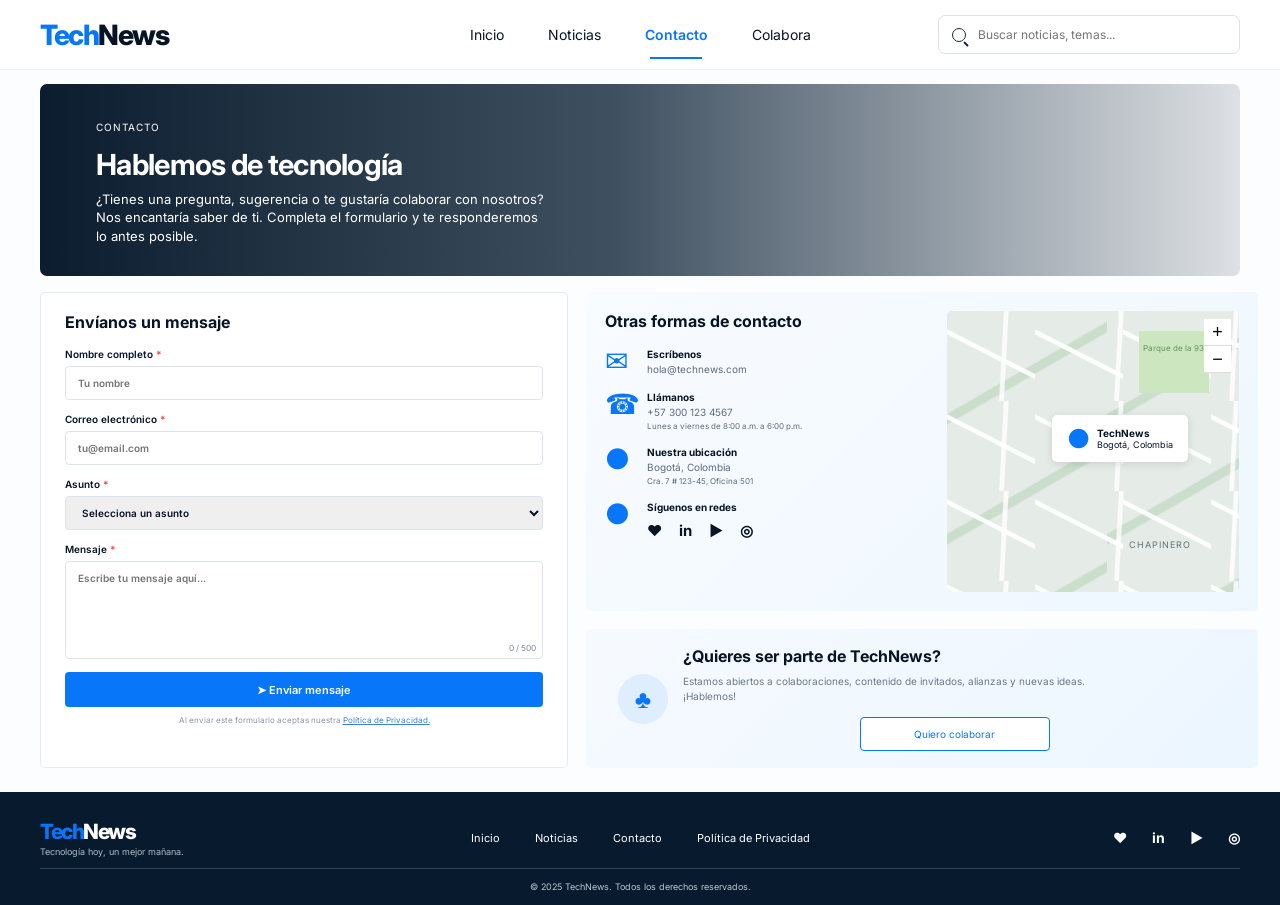
<file: pages/contacto.html>
<!doctype html>
<html lang="es">
<head>
  <meta charset="UTF-8" />
  <meta name="viewport" content="width=device-width, initial-scale=1.0" />
  <meta name="description" content="Contacta con el equipo de TechNews." />
  <title>TechNews | Contacto</title>
  <link rel="preconnect" href="https://fonts.googleapis.com">
  <link rel="preconnect" href="https://fonts.gstatic.com" crossorigin>
  <link href="https://fonts.googleapis.com/css2?family=Inter:wght@400;500;600;700;800&display=swap" rel="stylesheet">
  <link rel="stylesheet" href="../assets/css/styles.css" />
</head>
<body>
  <header class="site-header">
    <div class="header-inner container">
      <a class="logo" href="../index.html" aria-label="TechNews - Inicio"><span>Tech</span>News</a>
      <button class="menu-toggle" aria-expanded="false" aria-controls="main-nav" aria-label="Abrir menú">&#9776;</button>
      <nav id="main-nav" class="main-nav" aria-label="Navegación principal">
        <a href="../index.html">Inicio</a><a href="../index.html#noticias">Noticias</a><a class="active" href="contacto.html">Contacto</a><a href="contacto.html#colabora">Colabora</a>
      </nav>
      <label class="search"><span class="search-icon" aria-hidden="true"></span><input type="search" placeholder="Buscar noticias, temas..." aria-label="Buscar noticias" /></label>
    </div>
  </header>

  <main class="contact-main">
    <section class="contact-hero container" aria-labelledby="contact-title">
      <div><span>CONTACTO</span><h1 id="contact-title">Hablemos de tecnología</h1><p>¿Tienes una pregunta, sugerencia o te gustaría colaborar con nosotros?<br>Nos encantaría saber de ti. Completa el formulario y te responderemos<br>lo antes posible.</p></div>
    </section>

    <div class="contact-layout container">
      <section class="contact-form-card" aria-labelledby="form-title">
        <h2 id="form-title">Envíanos un mensaje</h2>
        <form id="contactForm">
          <label>Nombre completo <b>*</b><input name="name" type="text" required placeholder="Tu nombre" autocomplete="name"></label>
          <label>Correo electrónico <b>*</b><input name="email" type="email" required placeholder="tu@email.com" autocomplete="email"></label>
          <label>Asunto <b>*</b><select name="subject" required><option value="">Selecciona un asunto</option><option>Consulta general</option><option>Sugerencia</option><option>Colaboración</option><option>Publicidad</option><option>Soporte técnico</option></select></label>
          <label>Mensaje <b>*</b><span class="textarea-wrap"><textarea id="message" name="message" required maxlength="500" placeholder="Escribe tu mensaje aquí..."></textarea><small><span id="charCount">0</span> / 500</small></span></label>
          <button class="send-button" type="submit"><span>&#10148;</span> Enviar mensaje</button>
          <p class="privacy">Al enviar este formulario aceptas nuestra <a href="privacidad.html">Política de Privacidad.</a></p>
          <p id="contactStatus" class="contact-status" role="status"></p>
        </form>
      </section>

      <div class="contact-right">
        <section class="contact-info-card" aria-labelledby="info-title">
          <div class="contact-details">
            <h2 id="info-title">Otras formas de contacto</h2>
            <div class="contact-item"><span>&#9993;</span><p><strong>Escríbenos</strong><a href="mailto:hola@technews.com">hola@technews.com</a></p></div>
            <div class="contact-item"><span>&#9742;</span><p><strong>Llámanos</strong><a href="tel:+573001234567">+57 300 123 4567</a><small>Lunes a viernes de 8:00 a.m. a 6:00 p.m.</small></p></div>
            <div class="contact-item"><span>&#9679;</span><p><strong>Nuestra ubicación</strong>Bogotá, Colombia<small>Cra. 7 # 123-45, Oficina 501</small></p></div>
            <div class="contact-item"><span>&#9679;</span><p><strong>Síguenos en redes</strong><span class="contact-socials"><a href="#">&#9829;</a><a href="#">in</a><a href="#">&#9654;</a><a href="#">◎</a></span></p></div>
          </div>
          <div class="map" role="img" aria-label="Mapa de la ubicación de TechNews en Bogotá">
            <div class="map-roads"></div><div class="map-zoom"><button aria-label="Acercar">+</button><button aria-label="Alejar">−</button></div>
            <div class="map-marker"><span>&#9679;</span><p><strong>TechNews</strong>Bogotá, Colombia</p></div><span class="map-area">CHAPINERO</span>
          </div>
        </section>
        <section class="collaboration-card">
          <span class="people-icon">&#9827;</span><div><h2>¿Quieres ser parte de TechNews?</h2><p>Estamos abiertos a colaboraciones, contenido de invitados, alianzas y nuevas ideas.<br>¡Hablemos!</p><button id="collaborateButton">Quiero colaborar</button></div>
        </section>
      </div>
    </div>
  </main>

  <!-- Modal "Colabora con nosotros": se abre con "Quiero colaborar" o con contacto.html#colabora -->
  <dialog id="collabModal" class="collab-modal" aria-labelledby="collab-title">
    <button class="collab-close" type="button" aria-label="Cerrar">&times;</button>
    <div class="collab-grid">
      <section class="collab-form-side">
        <span class="collab-kicker">COLABORA CON TECHNEWS</span>
        <h2 id="collab-title">¡Nos encantaría <br>trabajar contigo!</h2>
        <p class="collab-intro">Si te apasiona la tecnología y te gustaría escribir, compartir ideas o colaborar en nuestros proyectos, cuéntanos un poco sobre ti.</p>
        <form id="collabForm" novalidate>
          <label>Nombre completo <b>*</b><input name="name" type="text" placeholder="Tu nombre" autocomplete="name"><small class="field-error"></small></label>
          <label>Correo electrónico <b>*</b><input name="email" type="email" placeholder="tu@email.com" autocomplete="email"><small class="field-error"></small></label>
          <label>Tipo de colaboración <b>*</b><select name="type"><option value="">Selecciona una opción</option><option>Artículos y contenido</option><option>Entrevistas</option><option>Alianzas y proyectos</option><option>Otras ideas</option></select><small class="field-error"></small></label>
          <label>Cuéntanos más sobre tu propuesta <b>*</b><span class="textarea-wrap"><textarea name="proposal" maxlength="500" placeholder="Escribe tu mensaje aquí..."></textarea><small><span id="collabCount">0</span> / 500</small></span><small class="field-error"></small></label>
          <button class="collab-submit" type="submit"><span aria-hidden="true">&#10148;</span> Enviar propuesta</button>
          <p id="collabStatus" class="collab-status" role="status"></p>
        </form>
      </section>

      <aside class="collab-info-side">
        <svg class="collab-illustration" viewBox="0 0 240 150" aria-hidden="true">
          <circle cx="175" cy="45" r="30" fill="#e8f2ff"/><circle cx="60" cy="95" r="40" fill="#eef5fd"/>
          <rect x="18" y="8" width="62" height="48" rx="6" fill="#0876f9"/><path d="M36 56l-6 12 16-12z" fill="#0876f9"/>
          <circle cx="49" cy="28" r="10" fill="#fff"/><rect x="45" y="38" width="8" height="6" rx="1" fill="#fff"/>
          <path d="M218 140c-4-30 2-55 10-70M222 110c-12-8-16-20-14-30M224 95c8-6 12-16 10-26" stroke="#6f9fe8" stroke-width="4" fill="none" stroke-linecap="round"/>
          <path d="M120 150c0-35 18-55 50-55s50 20 50 55z" fill="#0876f9"/>
          <circle cx="160" cy="60" r="20" fill="#f6c9a8"/><path d="M140 55c0-18 12-26 24-26s20 8 18 22c-6-8-18-8-26-4-6 3-12 6-16 8z" fill="#071426"/>
          <path d="M70 150l18-58h86l-18 58z" fill="#071426"/><circle cx="122" cy="120" r="4" fill="#4b5b70"/>
          <rect x="40" y="146" width="190" height="4" rx="2" fill="#071426"/>
          <rect x="178" y="124" width="16" height="22" rx="3" fill="#fff" stroke="#dce5ef" stroke-width="2"/>
        </svg>
        <h3>¿De qué formas puedes colaborar?</h3>
        <ul class="collab-ways">
          <li><span aria-hidden="true">&#128196;</span><p><strong>Artículos y contenido</strong>Comparte tu conocimiento sobre tecnología.</p></li>
          <li><span aria-hidden="true">&#128101;</span><p><strong>Entrevistas</strong>Propón expertos o participa en nuestras entrevistas.</p></li>
          <li><span aria-hidden="true">&#129309;</span><p><strong>Alianzas y proyectos</strong>Trabajemos juntos en iniciativas especiales.</p></li>
          <li><span aria-hidden="true">&#128172;</span><p><strong>Otras ideas</strong>¡Siempre estamos abiertos a nuevas propuestas!</p></li>
        </ul>
        <p class="collab-note"><span aria-hidden="true">&#9993;</span>Te responderemos en un plazo de 2 a 3 días hábiles. ¡Gracias por tu interés!</p>
      </aside>
    </div>
  </dialog>

  <footer>
    <div class="footer-inner container">
      <div><a class="logo footer-logo" href="../index.html"><span>Tech</span>News</a><p>Tecnología hoy, un mejor mañana.</p></div>
      <nav aria-label="Navegación del pie"><a href="../index.html">Inicio</a><a href="../index.html#noticias">Noticias</a><a href="contacto.html">Contacto</a><a href="privacidad.html">Política de Privacidad</a></nav>
      <div class="socials"><a href="#" aria-label="Twitter">&#9829;</a><a href="#" aria-label="LinkedIn">in</a><a href="#" aria-label="YouTube">&#9654;</a><a href="#" aria-label="Instagram">◎</a></div>
    </div>
    <p class="copyright container">© 2025 TechNews. Todos los derechos reservados.</p>
  </footer>
  <script src="../assets/js/contacto.js"></script>
  <script src="../assets/js/colabora.js"></script>
</body>
</html>
</file>
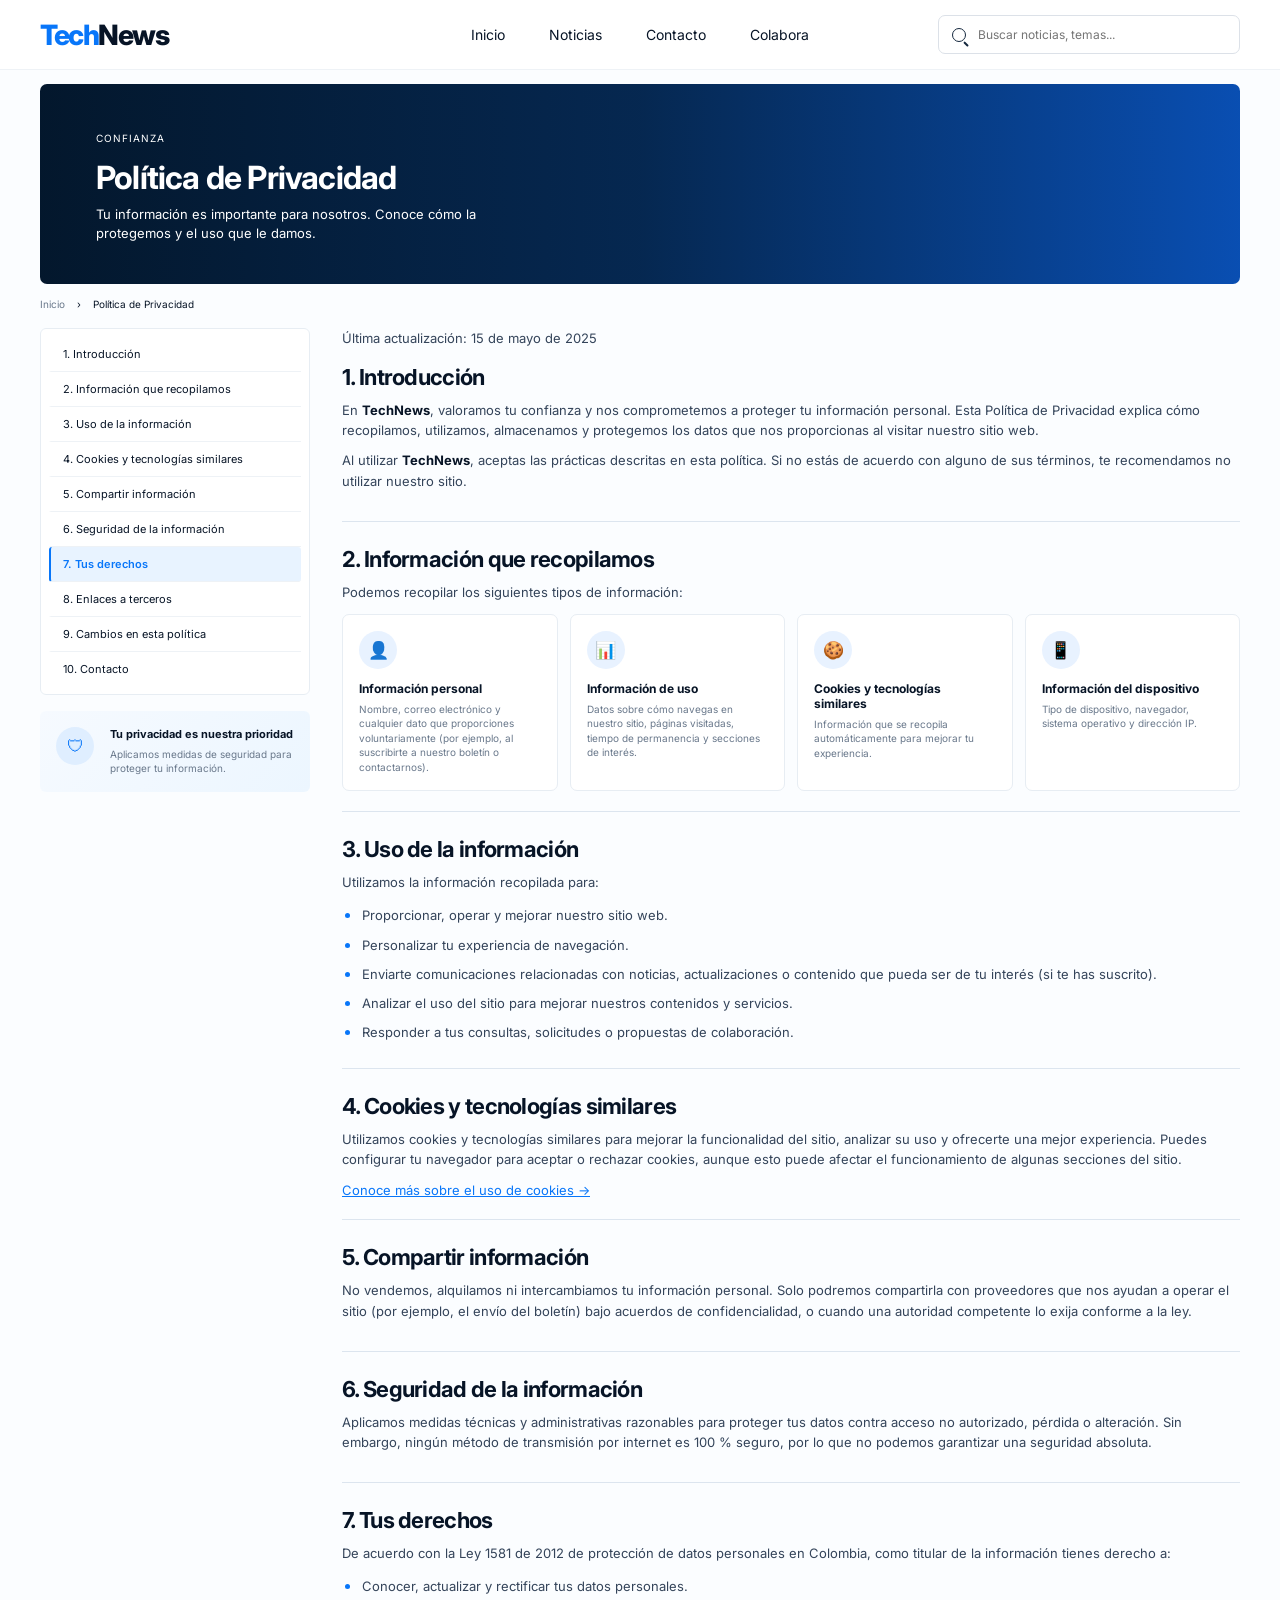
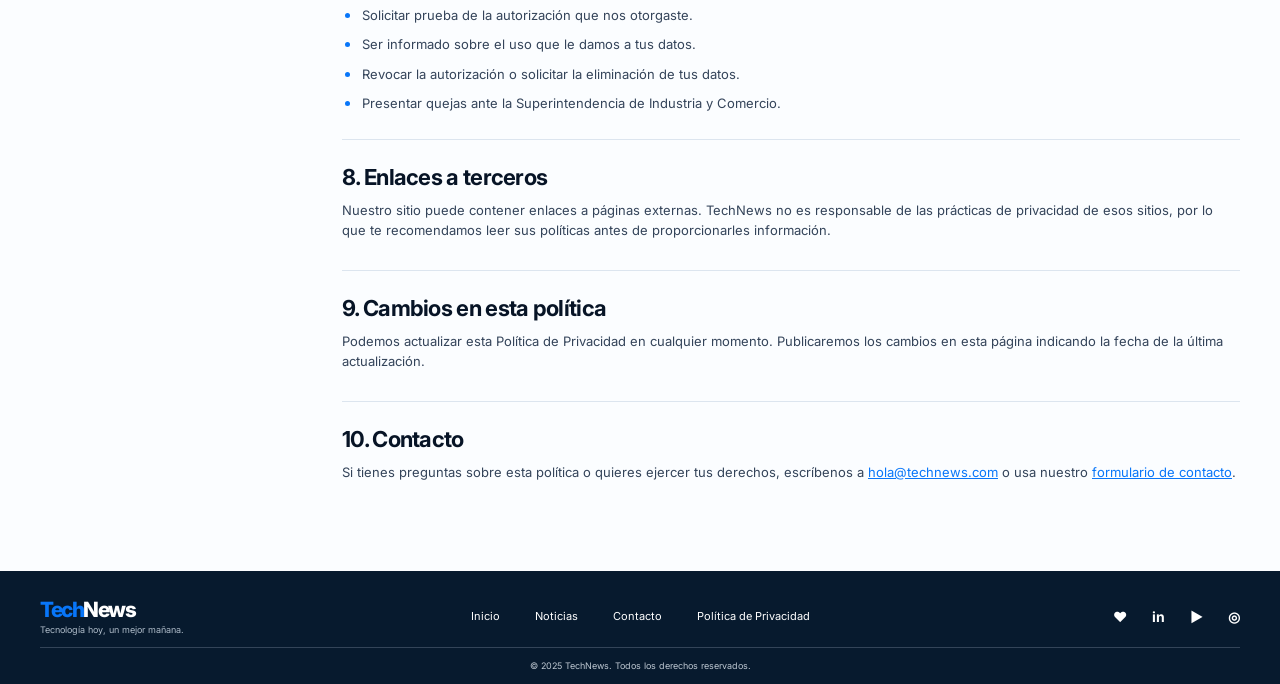
<file: pages/privacidad.html>
<!doctype html>
<html lang="es">
<head>
  <meta charset="UTF-8" />
  <meta name="viewport" content="width=device-width, initial-scale=1.0" />
  <meta name="description" content="Política de Privacidad de TechNews: cómo recopilamos, usamos y protegemos tu información." />
  <title>TechNews | Política de Privacidad</title>
  <link rel="preconnect" href="https://fonts.googleapis.com">
  <link rel="preconnect" href="https://fonts.gstatic.com" crossorigin>
  <link href="https://fonts.googleapis.com/css2?family=Inter:wght@400;500;600;700;800&display=swap" rel="stylesheet">
  <link rel="stylesheet" href="../assets/css/styles.css" />
</head>
<body>
  <!-- Header compartido con el resto del sitio -->
  <header class="site-header">
    <div class="header-inner container">
      <a class="logo" href="../index.html" aria-label="TechNews - Inicio"><span>Tech</span>News</a>
      <button class="menu-toggle" aria-expanded="false" aria-controls="main-nav" aria-label="Abrir menú">&#9776;</button>
      <nav id="main-nav" class="main-nav" aria-label="Navegación principal">
        <a href="../index.html">Inicio</a><a href="../index.html#noticias">Noticias</a><a href="contacto.html">Contacto</a><a href="contacto.html#colabora">Colabora</a>
      </nav>
      <label class="search"><span class="search-icon" aria-hidden="true"></span><input type="search" placeholder="Buscar noticias, temas..." aria-label="Buscar noticias" /></label>
    </div>
  </header>

  <main class="privacy-main">
    <!-- Banner principal de la página -->
    <section class="privacy-hero container" aria-labelledby="privacy-title">
      <div><span>CONFIANZA</span><h1 id="privacy-title">Política de Privacidad</h1><p>Tu información es importante para nosotros. Conoce cómo la <br>protegemos y el uso que le damos.</p></div>
    </section>

    <nav class="breadcrumb container" aria-label="Ruta de navegación"><a href="../index.html">Inicio</a><span aria-hidden="true">›</span><span aria-current="page">Política de Privacidad</span></nav>

    <div class="privacy-layout container">
      <!-- Índice lateral: se resalta la sección visible desde privacidad.js -->
      <aside class="privacy-aside">
        <nav class="privacy-toc" aria-label="Contenido de la política">
          <a href="#introduccion">1. Introducción</a>
          <a href="#informacion">2. Información que recopilamos</a>
          <a href="#uso">3. Uso de la información</a>
          <a href="#cookies">4. Cookies y tecnologías similares</a>
          <a href="#compartir">5. Compartir información</a>
          <a href="#seguridad">6. Seguridad de la información</a>
          <a href="#derechos">7. Tus derechos</a>
          <a href="#terceros">8. Enlaces a terceros</a>
          <a href="#cambios">9. Cambios en esta política</a>
          <a href="#contacto-privacidad">10. Contacto</a>
        </nav>
        <div class="privacy-badge"><span aria-hidden="true">&#128737;</span><p><strong>Tu privacidad es nuestra prioridad</strong>Aplicamos medidas de seguridad para proteger tu información.</p></div>
      </aside>

      <!-- Contenido de la política -->
      <article class="privacy-content">
        <p class="updated">Última actualización: 15 de mayo de 2025</p>

        <section id="introduccion">
          <h2>1. Introducción</h2>
          <p>En <strong>TechNews</strong>, valoramos tu confianza y nos comprometemos a proteger tu información personal. Esta Política de Privacidad explica cómo recopilamos, utilizamos, almacenamos y protegemos los datos que nos proporcionas al visitar nuestro sitio web.</p>
          <p>Al utilizar <strong>TechNews</strong>, aceptas las prácticas descritas en esta política. Si no estás de acuerdo con alguno de sus términos, te recomendamos no utilizar nuestro sitio.</p>
        </section>

        <section id="informacion">
          <h2>2. Información que recopilamos</h2>
          <p>Podemos recopilar los siguientes tipos de información:</p>
          <div class="info-grid">
            <div class="info-card"><span aria-hidden="true">&#128100;</span><h3>Información personal</h3><p>Nombre, correo electrónico y cualquier dato que proporciones voluntariamente (por ejemplo, al suscribirte a nuestro boletín o contactarnos).</p></div>
            <div class="info-card"><span aria-hidden="true">&#128202;</span><h3>Información de uso</h3><p>Datos sobre cómo navegas en nuestro sitio, páginas visitadas, tiempo de permanencia y secciones de interés.</p></div>
            <div class="info-card"><span aria-hidden="true">&#127850;</span><h3>Cookies y tecnologías similares</h3><p>Información que se recopila automáticamente para mejorar tu experiencia.</p></div>
            <div class="info-card"><span aria-hidden="true">&#128241;</span><h3>Información del dispositivo</h3><p>Tipo de dispositivo, navegador, sistema operativo y dirección IP.</p></div>
          </div>
        </section>

        <section id="uso">
          <h2>3. Uso de la información</h2>
          <p>Utilizamos la información recopilada para:</p>
          <ul class="dot-list">
            <li>Proporcionar, operar y mejorar nuestro sitio web.</li>
            <li>Personalizar tu experiencia de navegación.</li>
            <li>Enviarte comunicaciones relacionadas con noticias, actualizaciones o contenido que pueda ser de tu interés (si te has suscrito).</li>
            <li>Analizar el uso del sitio para mejorar nuestros contenidos y servicios.</li>
            <li>Responder a tus consultas, solicitudes o propuestas de colaboración.</li>
          </ul>
        </section>

        <section id="cookies">
          <h2>4. Cookies y tecnologías similares</h2>
          <p>Utilizamos cookies y tecnologías similares para mejorar la funcionalidad del sitio, analizar su uso y ofrecerte una mejor experiencia. Puedes configurar tu navegador para aceptar o rechazar cookies, aunque esto puede afectar el funcionamiento de algunas secciones del sitio.</p>
          <button id="cookiesToggle" class="link-button" aria-expanded="false" aria-controls="cookiesMore">Conoce más sobre el uso de cookies <span aria-hidden="true">→</span></button>
          <div id="cookiesMore" class="cookies-more" hidden>
            <p>Además de las cookies, TechNews usa el <strong>almacenamiento local del navegador (localStorage)</strong> para recordar tus noticias favoritas. Esta información se guarda únicamente en tu dispositivo, no se envía a nuestros servidores y puedes eliminarla en cualquier momento borrando los datos de navegación.</p>
          </div>
        </section>

        <section id="compartir">
          <h2>5. Compartir información</h2>
          <p>No vendemos, alquilamos ni intercambiamos tu información personal. Solo podremos compartirla con proveedores que nos ayudan a operar el sitio (por ejemplo, el envío del boletín) bajo acuerdos de confidencialidad, o cuando una autoridad competente lo exija conforme a la ley.</p>
        </section>

        <section id="seguridad">
          <h2>6. Seguridad de la información</h2>
          <p>Aplicamos medidas técnicas y administrativas razonables para proteger tus datos contra acceso no autorizado, pérdida o alteración. Sin embargo, ningún método de transmisión por internet es 100&nbsp;% seguro, por lo que no podemos garantizar una seguridad absoluta.</p>
        </section>

        <section id="derechos">
          <h2>7. Tus derechos</h2>
          <p>De acuerdo con la Ley 1581 de 2012 de protección de datos personales en Colombia, como titular de la información tienes derecho a:</p>
          <ul class="dot-list">
            <li>Conocer, actualizar y rectificar tus datos personales.</li>
            <li>Solicitar prueba de la autorización que nos otorgaste.</li>
            <li>Ser informado sobre el uso que le damos a tus datos.</li>
            <li>Revocar la autorización o solicitar la eliminación de tus datos.</li>
            <li>Presentar quejas ante la Superintendencia de Industria y Comercio.</li>
          </ul>
        </section>

        <section id="terceros">
          <h2>8. Enlaces a terceros</h2>
          <p>Nuestro sitio puede contener enlaces a páginas externas. TechNews no es responsable de las prácticas de privacidad de esos sitios, por lo que te recomendamos leer sus políticas antes de proporcionarles información.</p>
        </section>

        <section id="cambios">
          <h2>9. Cambios en esta política</h2>
          <p>Podemos actualizar esta Política de Privacidad en cualquier momento. Publicaremos los cambios en esta página indicando la fecha de la última actualización.</p>
        </section>

        <section id="contacto-privacidad">
          <h2>10. Contacto</h2>
          <p>Si tienes preguntas sobre esta política o quieres ejercer tus derechos, escríbenos a <a href="mailto:hola@technews.com">hola@technews.com</a> o usa nuestro <a href="contacto.html">formulario de contacto</a>.</p>
        </section>
      </article>
    </div>

    <button id="backToTop" class="back-to-top" aria-label="Volver arriba" hidden>↑</button>
  </main>

  <!-- Footer compartido con el resto del sitio -->
  <footer>
    <div class="footer-inner container">
      <div><a class="logo footer-logo" href="../index.html"><span>Tech</span>News</a><p>Tecnología hoy, un mejor mañana.</p></div>
      <nav aria-label="Navegación del pie"><a href="../index.html">Inicio</a><a href="../index.html#noticias">Noticias</a><a href="contacto.html">Contacto</a><a href="privacidad.html">Política de Privacidad</a></nav>
      <div class="socials"><a href="#" aria-label="Twitter">&#9829;</a><a href="#" aria-label="LinkedIn">in</a><a href="#" aria-label="YouTube">&#9654;</a><a href="#" aria-label="Instagram">◎</a></div>
    </div>
    <p class="copyright container">© 2025 TechNews. Todos los derechos reservados.</p>
  </footer>
  <script src="../assets/js/privacidad.js"></script>
</body>
</html>
</file>
<file: assets/css/styles.css>
:root{--blue:#0876f9;--ink:#071426;--muted:#69788b;--line:#dce5ef;--soft:#f3f8fd;--navy:#071a2e}*{box-sizing:border-box}html{scroll-behavior:smooth}body{margin:0;background:#fbfdff;color:var(--ink);font-family:Inter,Arial,sans-serif}.container{width:min(1424px,calc(100% - 80px));margin-inline:auto}.site-header{height:70px;background:#fff;border-bottom:1px solid #eef2f6}.header-inner{height:100%;display:grid;grid-template-columns:1fr auto 1fr;align-items:center}.logo{color:var(--ink);font-size:28px;font-weight:800;text-decoration:none;letter-spacing:-1.5px}.logo span{color:var(--blue)}.main-nav{display:flex;align-items:stretch;height:100%;gap:44px}.main-nav a{display:grid;place-items:center;color:var(--ink);font-size:14px;text-decoration:none;position:relative}.main-nav a.active{color:var(--blue);font-weight:600}.main-nav a.active:after{content:"";position:absolute;bottom:10px;width:52px;height:2px;background:var(--blue)}.search{justify-self:end;width:302px;height:39px;border:1px solid #dce1e8;border-radius:7px;display:flex;align-items:center;gap:10px;padding:0 13px}.search span{font-size:24px;line-height:0;transform:rotate(-20deg)}.search input{border:0;outline:0;width:100%;font:inherit;font-size:12px}.menu-toggle{display:none;border:0;background:none;font-size:24px}
.hero{height:246px;margin-top:14px;border-radius:9px;overflow:hidden;position:relative;color:#fff;display:flex;align-items:center;padding:24px 67px;background:linear-gradient(90deg,rgba(2,9,20,.98) 0%,rgba(4,13,27,.82) 34%,rgba(2,11,25,.15) 66%,rgba(2,10,24,.95) 100%),url('https://images.unsplash.com/photo-1531746790731-6c087fecd65a?auto=format&fit=crop&w=1800&q=90') center 45%/cover}.hero-content{z-index:1}.pill{display:inline-block;background:var(--blue);padding:7px 13px;border-radius:13px;font-size:10px;font-weight:700}.hero h1{font-size:32px;line-height:1.17;letter-spacing:-.8px;margin:12px 0 8px}.hero p{font-size:13px;line-height:1.45;margin:0 0 14px}.primary-button{display:inline-flex;align-items:center;gap:14px;background:var(--blue);color:#fff;padding:11px 20px;border-radius:7px;text-decoration:none;font-size:13px}.primary-button span{font-size:20px}.hero blockquote{position:absolute;right:60px;top:65px;font-size:15px;line-height:1.4;margin:0;width:196px}.hero blockquote i{display:block;width:31px;height:3px;background:var(--blue);margin-bottom:13px}
.content-layout{display:grid;grid-template-columns:minmax(0,1fr) 356px;gap:32px;margin-top:21px;margin-bottom:28px}.section-heading{display:flex;align-items:center;justify-content:space-between;margin-bottom:13px}.section-heading h2,.side-card h2{margin:0;font-size:22px;letter-spacing:-.7px}.text-button{border:0;background:none;color:#0871df;cursor:pointer;font:inherit;font-size:13px}.news-grid{display:grid;grid-template-columns:repeat(3,minmax(0,1fr));gap:19px 20px}.news-card{background:#fff;border:1px solid #e7edf3;border-radius:7px;overflow:hidden;box-shadow:0 2px 5px rgba(20,50,80,.03);transition:.2s}.news-card:hover{transform:translateY(-3px);box-shadow:0 10px 25px rgba(15,67,110,.12)}.card-image{display:block;width:100%;height:100px;object-fit:cover;background:linear-gradient(135deg,#111d47,#227ee7)}.card-body{padding:8px 14px 10px}.tag{display:inline-block;background:#e8f2ff;color:#0870d8;border-radius:5px;padding:4px 8px;font-size:8px;font-weight:700;text-transform:uppercase}.news-card h3{font-size:14px;line-height:1.16;margin:7px 0 5px;letter-spacing:-.25px}.news-card .summary{font-size:12px;line-height:1.35;color:var(--muted);margin:0;height:33px;overflow:hidden}.meta{display:flex;gap:24px;color:#758396;font-size:10px;margin-top:12px}.meta span{display:flex;align-items:center;gap:6px}.sidebar{padding-top:0}.side-card{background:linear-gradient(135deg,#f8fbff,#eef6fd);padding:18px 20px;border-radius:6px}.categories h2{font-size:19px;margin-bottom:8px}.categories button{width:100%;height:39px;padding:0 7px;background:transparent;border:0;border-bottom:1px solid var(--line);display:grid;grid-template-columns:32px 1fr auto;align-items:center;text-align:left;font:inherit;font-size:12px;cursor:pointer}.categories button:last-child{border:0}.categories button:hover,.categories button.active{color:var(--blue);background:#e8f3ff}.category-icon{color:var(--blue);font-weight:700;font-size:19px}.categories i{font-style:normal;font-size:20px;color:#7c8894}.newsletter{margin-top:24px;padding:20px}.newsletter h2{font-size:18px}.newsletter>p{font-size:11px;color:var(--muted);line-height:1.45;margin:8px 0 17px}.newsletter form{display:flex;gap:9px}.newsletter label{height:39px;flex:1;min-width:0;background:#fff;border:1px solid var(--line);border-radius:4px;display:flex;align-items:center;gap:8px;padding:0 10px;color:#657589}.newsletter input{border:0;outline:0;min-width:0;width:100%;font:inherit;font-size:11px}.newsletter button{border:0;border-radius:4px;background:var(--blue);color:#fff;padding:0 17px;font:inherit;font-size:11px;cursor:pointer}.form-message{color:#0b8d62!important;margin-bottom:0!important}.empty-state{text-align:center;color:var(--muted);padding:60px 0}
footer{background:var(--navy);color:#fff;padding:20px 0 13px}.footer-inner{min-height:51px;display:grid;grid-template-columns:1fr auto 1fr;align-items:center}.footer-logo{color:#fff;font-size:21px}.footer-inner>div:first-child p{margin:2px 0 0;font-size:9px;color:#afbcc9}.footer-inner nav{display:flex;gap:35px}.footer-inner nav a,.socials a{color:#fff;text-decoration:none;font-size:11px}.socials{justify-self:end;display:flex;gap:25px;align-items:center}.socials a{font-weight:700;font-size:14px}.copyright{border-top:1px solid #334458;text-align:center;padding-top:12px;margin-top:5px!important;margin-bottom:0;font-size:9px;color:#bdc7d1}
@media(max-width:1050px){.container{width:min(94%,900px)}.header-inner{grid-template-columns:auto 1fr auto}.main-nav{justify-self:center}.search{display:none}.content-layout{grid-template-columns:1fr}.sidebar{display:grid;grid-template-columns:1fr 1fr;gap:20px}.newsletter{margin-top:0}.hero blockquote{display:none}.news-grid{grid-template-columns:repeat(2,1fr)}}
@media(max-width:650px){.container{width:calc(100% - 32px)}.site-header{height:auto;min-height:64px}.header-inner{display:flex;flex-wrap:wrap;justify-content:space-between;padding:14px 0}.menu-toggle{display:block}.main-nav{display:none;order:3;width:100%;height:auto;flex-direction:column;gap:0;padding-top:10px}.main-nav.open{display:flex}.main-nav a{padding:12px}.main-nav a.active:after{bottom:5px}.hero{height:410px;padding:34px 24px;margin-top:12px;background-position:58% center;align-items:flex-end}.hero:after{content:"";position:absolute;inset:0;background:linear-gradient(0deg,rgba(2,10,24,.98),rgba(2,10,24,.05))}.hero-content{position:relative;z-index:2}.hero h1{font-size:27px}.hero h1 br,.hero p br{display:none}.content-layout{margin-top:25px}.news-grid{grid-template-columns:1fr}.card-image{height:180px}.sidebar{grid-template-columns:1fr}.newsletter form{flex-direction:column}.newsletter label,.newsletter button{height:44px}.footer-inner{grid-template-columns:1fr;gap:20px;text-align:center}.footer-inner nav{justify-content:center}.socials{justify-self:center}.copyright{margin-top:20px!important}}

/* Contact page */
.contact-main{padding-bottom:24px}.contact-hero{height:192px;margin-top:14px;border-radius:7px;display:flex;align-items:center;padding:38px 56px;color:#fff;background:linear-gradient(90deg,rgba(3,21,39,.97),rgba(4,26,47,.76) 48%,rgba(3,16,30,.12)),url('https://images.unsplash.com/photo-1497366754035-f200968a6e72?auto=format&fit=crop&w=1800&q=85') center 55%/cover}.contact-hero span{font-size:10px;letter-spacing:1px}.contact-hero h1{font-size:29px;margin:12px 0 8px;letter-spacing:-.7px}.contact-hero p{font-size:13px;line-height:1.4;margin:0}.contact-layout{display:grid;grid-template-columns:44% 56%;gap:18px;margin-top:16px}.contact-form-card{border:1px solid #e5ebf1;border-radius:5px;background:#fff;padding:19px 24px}.contact-form-card h2,.contact-info-card h2,.collaboration-card h2{font-size:16px;margin:0 0 16px}.contact-form-card form>label{display:block;font-size:10px;font-weight:600;margin-top:13px}.contact-form-card b{color:#ef4d4d}.contact-form-card input,.contact-form-card select,.contact-form-card textarea{display:block;width:100%;margin-top:6px;border:1px solid #dce3ea;border-radius:4px;padding:0 12px;font:inherit;font-size:10px;color:var(--ink);outline:none}.contact-form-card input,.contact-form-card select{height:34px}.contact-form-card input:focus,.contact-form-card select:focus,.contact-form-card textarea:focus{border-color:var(--blue);box-shadow:0 0 0 2px rgba(8,118,249,.08)}.textarea-wrap{display:block;position:relative}.contact-form-card textarea{height:98px;resize:none;padding-top:10px}.textarea-wrap small{position:absolute;right:7px;bottom:6px;color:#7e8995;font-weight:400}.send-button{width:100%;height:35px;border:0;border-radius:4px;background:var(--blue);color:#fff;font:inherit;font-size:11px;font-weight:600;margin-top:13px;cursor:pointer}.send-button:hover{background:#0065dd}.privacy{text-align:center;color:#8995a4;font-size:8px}.privacy a{color:#397fca}.contact-status{text-align:center;color:#11815a;font-size:10px;min-height:13px;margin-bottom:0}.contact-right{display:grid;grid-template-rows:1fr auto;gap:18px}.contact-info-card{display:grid;grid-template-columns:1.05fr .95fr;gap:20px;padding:19px;background:linear-gradient(135deg,#f8fbff,#eef7ff);border-radius:5px}.contact-details{padding-left:0}.contact-item{display:grid;grid-template-columns:42px 1fr;align-items:start;margin:13px 0}.contact-item>span{color:var(--blue);font-size:28px;line-height:1}.contact-item p{display:flex;flex-direction:column;margin:0;font-size:10px;line-height:1.5;color:#5d6b7d}.contact-item strong{color:var(--ink);font-size:10px}.contact-item a{color:#5d6b7d;text-decoration:none}.contact-item small{font-size:8px}.contact-socials{display:flex;gap:17px;margin-top:5px}.contact-socials a{color:var(--ink);font-weight:700;font-size:15px}.map{position:relative;overflow:hidden;min-height:250px;border-radius:5px;background-color:#e5ebe7;background-image:linear-gradient(27deg,transparent 47%,rgba(255,255,255,.9) 48%,rgba(255,255,255,.9) 51%,transparent 52%),linear-gradient(93deg,transparent 47%,rgba(255,255,255,.8) 48%,rgba(255,255,255,.8) 51%,transparent 52%),linear-gradient(150deg,transparent 48%,rgba(188,215,188,.65) 49%,rgba(188,215,188,.65) 53%,transparent 54%);background-size:88px 85px,115px 90px,160px 120px}.map:after{content:"Parque de la 93";position:absolute;right:30px;top:20px;width:70px;height:50px;background:#cce7bf;color:#639354;text-align:center;padding-top:12px;font-size:8px}.map-zoom{position:absolute;z-index:2;right:8px;top:8px;display:flex;flex-direction:column}.map-zoom button{width:27px;height:27px;border:0;border-bottom:1px solid #ddd;background:#fff;font-size:18px}.map-marker{position:absolute;z-index:2;left:36%;top:37%;display:flex;align-items:center;gap:7px;background:#fff;padding:8px 15px;border-radius:5px;box-shadow:0 2px 8px rgba(0,0,0,.12)}.map-marker>span{font-size:26px;color:var(--blue)}.map-marker p{display:flex;flex-direction:column;margin:0;font-size:9px}.map-marker strong{font-size:10px}.map-area{position:absolute;right:48px;bottom:42px;color:#657177;font-size:9px;letter-spacing:1px}.collaboration-card{display:grid;grid-template-columns:65px 1fr;align-items:center;padding:17px 32px;background:linear-gradient(135deg,#f6faff,#ecf6ff);border-radius:5px}.people-icon{width:50px;height:50px;border-radius:50%;display:grid;place-items:center;background:#dfeeff;color:var(--blue);font-size:25px}.collaboration-card h2{margin:0 0 8px}.collaboration-card p{font-size:10px;line-height:1.5;color:var(--muted);margin:0}.collaboration-card button{display:block;width:190px;height:34px;margin:13px auto 0;border:1px solid var(--blue);border-radius:4px;background:#fff;color:var(--blue);font:inherit;font-size:10px;cursor:pointer}.collaboration-card button:hover{background:var(--blue);color:#fff}
@media(max-width:950px){.contact-layout{grid-template-columns:1fr}.contact-info-card{grid-template-columns:1fr 1fr}.contact-form-card{order:1}.contact-right{order:0}}
@media(max-width:650px){.contact-hero{height:300px;padding:30px 24px;align-items:flex-end;background-position:center}.contact-hero h1{font-size:26px}.contact-hero p br{display:none}.contact-info-card{grid-template-columns:1fr}.map{min-height:260px}.contact-form-card{padding:20px 16px}.collaboration-card{grid-template-columns:1fr;text-align:center}.people-icon{margin:0 auto 15px}.collaboration-card button{max-width:100%}}

/* Shared search icon */
.search .search-icon{position:relative;display:block;flex:0 0 14px;width:14px;height:14px;border:1.8px solid #15283e;border-radius:50%;font-size:0;line-height:normal;transform:none}.search-icon:after{content:"";position:absolute;width:6px;height:1.8px;background:#15283e;border-radius:2px;right:-5px;bottom:-2px;transform:rotate(45deg);transform-origin:left center}


/* Colabora con nosotros (modal en contacto.html) */
.collab-modal{width:min(620px,calc(100% - 32px));max-height:calc(100vh - 40px);padding:0;border:0;border-radius:8px;background:#fff;color:var(--ink);box-shadow:0 25px 60px rgba(4,18,36,.3);overflow:auto}
.collab-modal::backdrop{background:rgba(4,15,30,.55);backdrop-filter:blur(2px)}
.collab-modal[open]{animation:collabIn .2s ease-out}
@keyframes collabIn{from{opacity:0;transform:translateY(12px)}to{opacity:1;transform:none}}
.collab-close{position:absolute;right:14px;top:10px;border:0;background:none;font-size:24px;line-height:1;color:var(--ink);cursor:pointer}
.collab-grid{display:grid;grid-template-columns:1fr .78fr;gap:28px;padding:30px 30px 24px}
.collab-kicker{color:var(--blue);font-size:9px;font-weight:700;letter-spacing:.6px}
.collab-form-side h2{font-size:23px;line-height:1.15;letter-spacing:-.7px;margin:8px 0 10px}
.collab-intro{font-size:11px;line-height:1.45;margin:0 0 6px}
.collab-form-side form>label{display:block;font-size:10px;font-weight:600;margin-top:12px}
.collab-form-side b{color:#ef4d4d}
.collab-form-side input,.collab-form-side select,.collab-form-side textarea{display:block;width:100%;margin-top:6px;border:1px solid #dce3ea;border-radius:4px;padding:0 12px;font:inherit;font-size:10px;color:var(--ink);background:#fff;outline:none}
.collab-form-side input,.collab-form-side select{height:32px}
.collab-form-side textarea{height:92px;resize:none;padding-top:10px}
.collab-form-side input:focus,.collab-form-side select:focus,.collab-form-side textarea:focus{border-color:var(--blue);box-shadow:0 0 0 2px rgba(8,118,249,.08)}
.collab-form-side .invalid{border-color:#ef4d4d}
.field-error{display:block;color:#d93b3b;font-size:9px;font-weight:400;margin-top:4px}
.field-error:empty{display:none}
.collab-submit{width:100%;height:36px;border:0;border-radius:4px;background:var(--blue);color:#fff;font:inherit;font-size:11px;font-weight:600;margin-top:16px;cursor:pointer}
.collab-submit:hover{background:#0065dd}
.collab-status{text-align:center;color:#11815a;font-size:10px;margin:10px 0 0}
.collab-status:empty{display:none}
.collab-illustration{display:block;width:100%;max-width:230px;margin:6px 0 14px;border-bottom:1px solid var(--line)}
.collab-info-side h3{font-size:13px;margin:0 0 12px}
.collab-ways{list-style:none;padding:0;margin:0}
.collab-ways li{display:grid;grid-template-columns:40px 1fr;align-items:center;gap:10px;margin-bottom:12px}
.collab-ways li>span,.info-card>span,.privacy-badge>span{width:38px;height:38px;border-radius:50%;display:grid;place-items:center;background:#e8f2ff;font-size:17px}
.collab-ways p{display:flex;flex-direction:column;margin:0;font-size:10px;line-height:1.4;color:var(--muted)}
.collab-ways strong{color:var(--ink);font-size:10px}
.collab-note{display:flex;align-items:center;gap:10px;margin:16px 0 0;padding:10px 12px;border-radius:5px;background:#eef6ff;font-size:9px;line-height:1.4}
.collab-note span{color:var(--blue);font-size:18px}

/* Política de Privacidad */
.privacy-main{padding-bottom:40px}
.privacy-hero{height:200px;margin-top:14px;border-radius:7px;display:flex;align-items:center;padding:38px 56px;color:#fff;background:linear-gradient(90deg,rgba(3,21,39,.97),rgba(4,26,47,.8) 50%,rgba(3,16,30,.2)),url('https://images.unsplash.com/photo-1614064641938-3bbee52942c7?auto=format&fit=crop&w=1800&q=85') center 50%/cover;background-color:#0b5ed7;background-blend-mode:normal,luminosity}
.privacy-hero span{font-size:10px;letter-spacing:1px}
.privacy-hero h1{font-size:32px;margin:12px 0 8px;letter-spacing:-.8px}
.privacy-hero p{font-size:13px;line-height:1.45;margin:0}
.breadcrumb{display:flex;gap:12px;align-items:center;margin-top:14px;font-size:10px;color:var(--ink)}
.breadcrumb a{color:var(--muted);text-decoration:none}
.breadcrumb a:hover{color:var(--blue)}
.privacy-layout{display:grid;grid-template-columns:270px minmax(0,1fr);gap:32px;margin-top:18px;align-items:start}
.privacy-aside{position:sticky;top:16px}
.privacy-toc{display:flex;flex-direction:column;background:#fff;border:1px solid #e7edf3;border-radius:6px;padding:8px}
.privacy-toc a{padding:10px 12px;border-bottom:1px solid #eef2f6;color:var(--ink);font-size:11px;text-decoration:none;border-left:2px solid transparent}
.privacy-toc a:last-child{border-bottom:0}
.privacy-toc a:hover{color:var(--blue)}
.privacy-toc a.active{color:var(--blue);font-weight:600;background:#e8f3ff;border-left-color:var(--blue);border-radius:3px}
.privacy-badge{display:grid;grid-template-columns:44px 1fr;gap:10px;align-items:start;margin-top:16px;padding:16px;border-radius:6px;background:linear-gradient(135deg,#f6faff,#ecf6ff)}
.privacy-badge>span{background:#dfeeff;color:var(--blue)}
.privacy-badge p{display:flex;flex-direction:column;gap:4px;margin:0;font-size:10px;line-height:1.45;color:var(--muted)}
.privacy-badge strong{color:var(--ink);font-size:11px}
.updated{margin:0 0 8px;color:var(--muted);font-size:10px}
.privacy-content section{padding:6px 0 20px;border-bottom:1px solid var(--line);margin-bottom:18px;scroll-margin-top:16px}
.privacy-content section:last-child{border-bottom:0}
.privacy-content h2{font-size:22px;letter-spacing:-.7px;margin:0 0 10px}
.privacy-content p,.dot-list li{font-size:13px;line-height:1.55;color:#34445a;margin:0 0 10px}
.privacy-content a{color:var(--blue)}
.privacy-content strong{color:var(--ink)}
.info-grid{display:grid;grid-template-columns:repeat(4,minmax(0,1fr));gap:12px;margin-top:12px}
.info-card{background:#fff;border:1px solid #e7edf3;border-radius:7px;padding:16px;transition:.2s}
.info-card:hover{transform:translateY(-3px);box-shadow:0 10px 25px rgba(15,67,110,.1)}
.info-card h3{font-size:12px;margin:12px 0 6px}
.privacy-content .info-card p{font-size:10px;line-height:1.45;color:var(--muted);margin:0}
.dot-list{padding-left:20px;margin:6px 0 0}
.dot-list li{margin-bottom:6px}
.dot-list li::marker{color:var(--blue);font-size:16px}
.link-button{border:0;background:none;padding:0;color:var(--blue);font:inherit;font-size:13px;text-decoration:underline;cursor:pointer}
.cookies-more{margin-top:12px;padding:14px 16px;border-left:3px solid var(--blue);border-radius:4px;background:var(--soft)}
.cookies-more p{margin:0}
.back-to-top{position:fixed;right:24px;bottom:24px;width:42px;height:42px;border:0;border-radius:50%;background:var(--blue);color:#fff;font-size:18px;cursor:pointer;box-shadow:0 6px 16px rgba(8,118,249,.35)}
.back-to-top[hidden]{display:none}

@media(max-width:1050px){.info-grid{grid-template-columns:repeat(2,minmax(0,1fr))}
.privacy-layout{grid-template-columns:230px minmax(0,1fr)}
}

@media(max-width:950px){.privacy-layout{grid-template-columns:1fr}
.privacy-aside{position:static}
.privacy-toc{display:grid;grid-template-columns:1fr 1fr}
.privacy-toc a:nth-last-child(2){border-bottom:0}
.privacy-badge{display:none}
}

@media(max-width:650px){.collab-grid{grid-template-columns:1fr;padding:26px 18px 20px;gap:18px}
.collab-illustration{display:none}
.collab-form-side h2 br{display:none}
.privacy-hero{height:260px;padding:30px 24px;align-items:flex-end}
.privacy-hero h1{font-size:26px}
.privacy-hero p br{display:none}
.privacy-toc{grid-template-columns:1fr}
.privacy-toc a:nth-last-child(2){border-bottom:1px solid #eef2f6}
.info-grid{grid-template-columns:1fr}
.privacy-content h2{font-size:19px}
.back-to-top{right:16px;bottom:16px}
}
</file>
